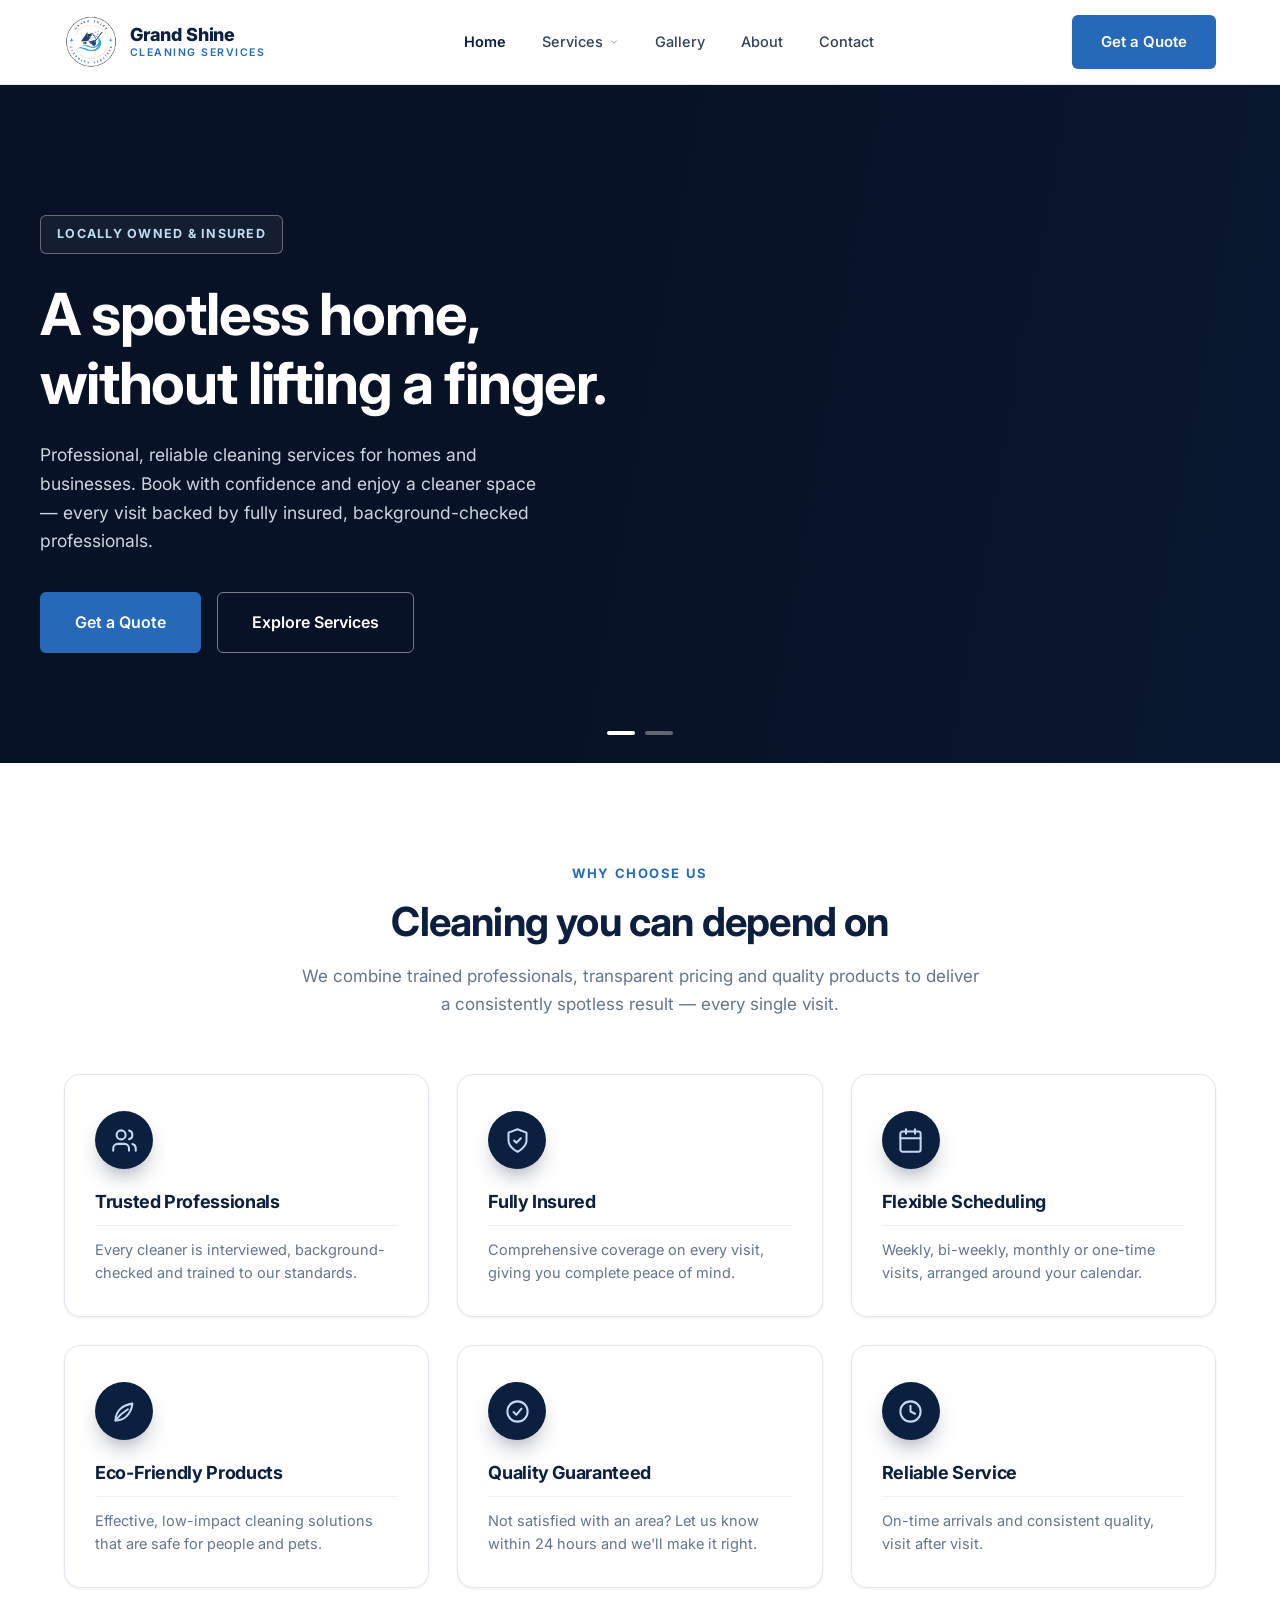
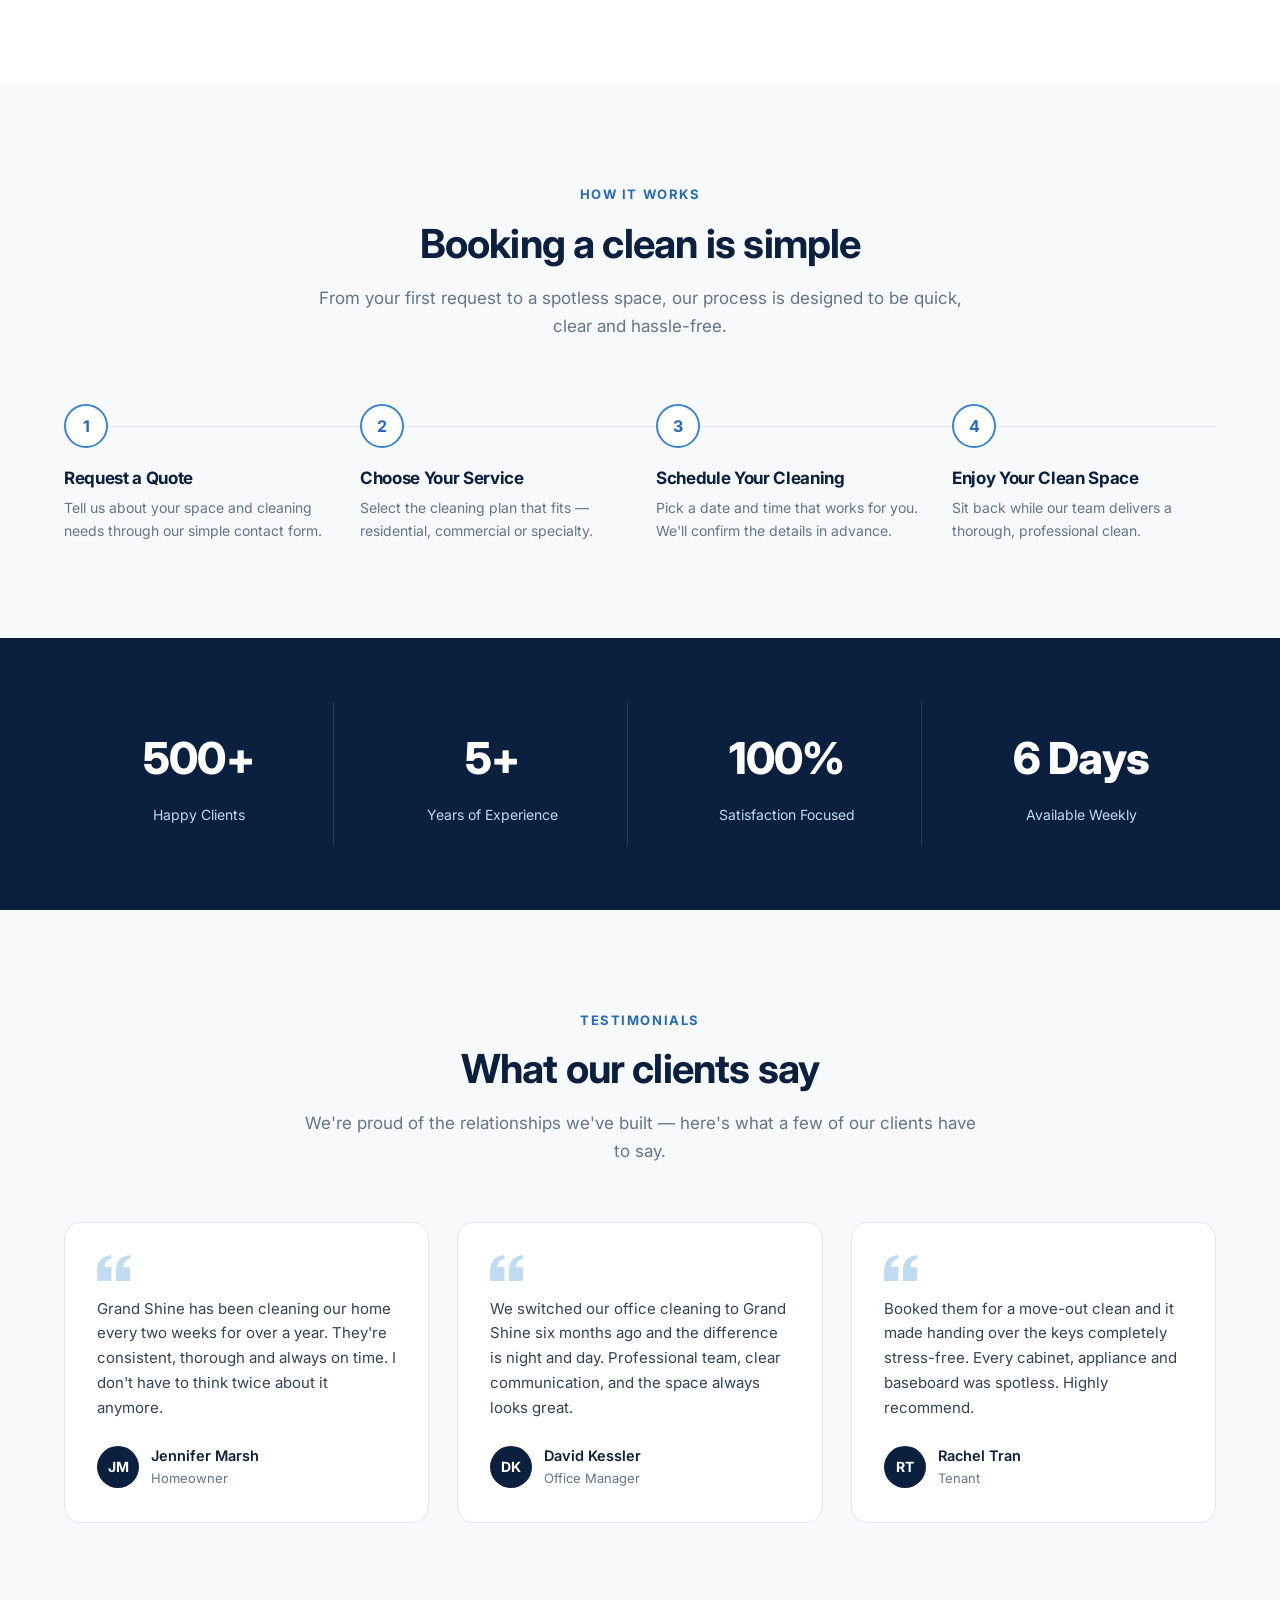
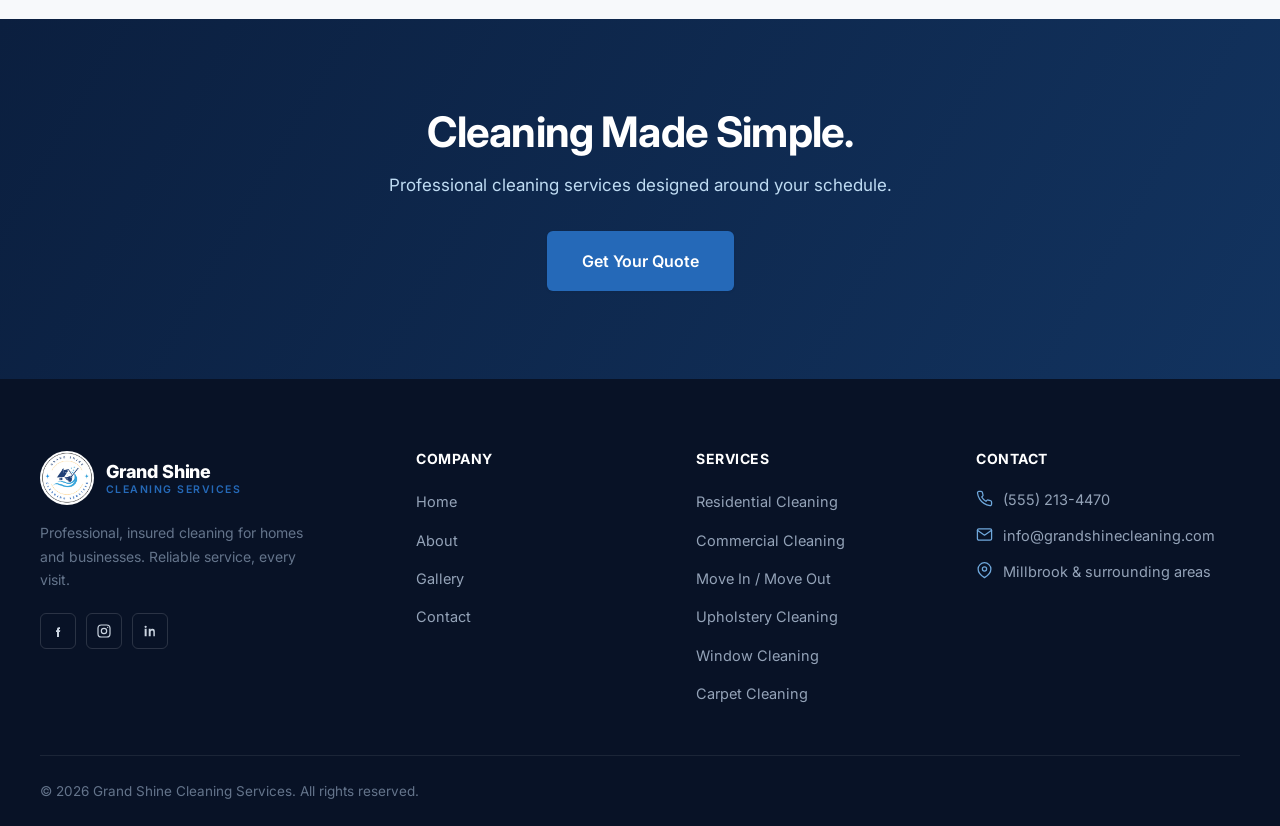
<file: index.html>
<!DOCTYPE html>
<html lang="en">
<head>
<meta charset="UTF-8">
<meta name="viewport" content="width=device-width, initial-scale=1.0">
<script>document.documentElement.classList.add('js');</script>
<title>Grand Shine Cleaning | Professional Home &amp; Office Cleaning</title>
<meta name="description" content="Grand Shine Cleaning provides professional, insured residential and commercial cleaning services. Reliable, detail-driven and eco-conscious. Get a free quote today.">
<link rel="icon" type="image/avif" href="img/logo.avif">
<link rel="preconnect" href="https://fonts.googleapis.com">
<link rel="preconnect" href="https://fonts.gstatic.com" crossorigin>
<link href="https://fonts.googleapis.com/css2?family=Inter:wght@400;500;600;700;800&display=swap" rel="stylesheet">
<link rel="stylesheet" href="css/style.css">
</head>
<body>

<!-- ============ HEADER ============ -->
<header class="site-header">
  <div class="container header-inner">
    <a href="index.html" class="brand">
      <img class="brand-mark" src="img/logo.avif" alt="Grand Shine Cleaning Services logo">
      <span class="brand-text">
        <span class="brand-name">Grand Shine</span>
        <span class="brand-sub">Cleaning Services</span>
      </span>
    </a>

    <nav class="main-nav" id="main-nav">
      <ul>
        <li class="nav-item"><a href="index.html" class="nav-link active">Home</a></li>
        <li class="nav-item has-dropdown">
          <a href="services.html" class="nav-link dropdown-toggle">
            Services
            <svg class="nav-chevron" viewBox="0 0 24 24" fill="none" stroke="currentColor" stroke-width="2.4" stroke-linecap="round" stroke-linejoin="round"><polyline points="6 9 12 15 18 9"></polyline></svg>
          </a>
          <ul class="dropdown">
            <li><a href="services.html#move-in-move-out">Move In / Move Out Cleaning</a></li>
            <li><a href="services.html#residential-cleaning">Residential Cleaning</a></li>
            <li><a href="services.html#commercial-cleaning">Commercial Cleaning</a></li>
            <li><a href="services.html#upholstery-cleaning">Upholstery Cleaning</a></li>
            <li><a href="services.html#window-cleaning">Window Cleaning</a></li>
            <li><a href="services.html#carpet-cleaning">Carpet Cleaning</a></li>
          </ul>
        </li>
        <li class="nav-item"><a href="gallery.html" class="nav-link">Gallery</a></li>
        <li class="nav-item"><a href="about.html" class="nav-link">About</a></li>
        <li class="nav-item"><a href="contact.html" class="nav-link">Contact</a></li>
      </ul>
    </nav>

    <div class="header-actions">
      <a href="contact.html" class="btn btn-primary">Get a Quote</a>
      <button class="hamburger" id="hamburger" aria-label="Toggle menu" aria-expanded="false">
        <span></span>
      </button>
    </div>
  </div>
</header>

<!-- ============ HERO ============ -->
<section class="hero">
  <div class="hero-video-bg" id="hero-video-bg">
    <video class="hero-video active" src="videos/hero-2.mp4" muted playsinline autoplay preload="auto"></video>
    <video class="hero-video" src="videos/hero-3.mp4" muted playsinline preload="metadata"></video>
  </div>
  <div class="hero-overlay"></div>
  <div class="container hero-inner">
    <div class="hero-copy">
      <span class="hero-badge">Locally Owned &amp; Insured</span>
      <h1 class="hero-title">A spotless home, without lifting a finger.</h1>
      <p class="hero-text">Professional, reliable cleaning services for homes and businesses. Book with confidence and enjoy a cleaner space — every visit backed by fully insured, background-checked professionals.</p>
      <div class="hero-actions">
        <a href="contact.html" class="btn btn-primary btn-lg">Get a Quote</a>
        <a href="services.html" class="btn btn-outline-light btn-lg">Explore Services</a>
      </div>
    </div>
  </div>
  <div class="hero-video-dots" id="hero-video-dots">
    <button class="hero-dot active" data-index="0" aria-label="Show video 1"></button>
    <button class="hero-dot" data-index="1" aria-label="Show video 2"></button>
  </div>
</section>

<!-- ============ WHY CHOOSE US ============ -->
<section class="section">
  <div class="container">
    <div class="section-head center reveal">
      <span class="eyebrow">Why Choose Us</span>
      <h2>Cleaning you can depend on</h2>
      <p>We combine trained professionals, transparent pricing and quality products to deliver a consistently spotless result — every single visit.</p>
    </div>
    <div class="feature-grid">
      <div class="feature-card reveal">
        <div class="feature-icon">
          <svg viewBox="0 0 24 24" fill="none" stroke="currentColor" stroke-width="1.8" stroke-linecap="round" stroke-linejoin="round"><path d="M16 21v-2a4 4 0 0 0-4-4H6a4 4 0 0 0-4 4v2"></path><circle cx="9" cy="7" r="4"></circle><path d="M22 21v-2a4 4 0 0 0-3-3.87"></path><path d="M16 3.13a4 4 0 0 1 0 7.75"></path></svg>
        </div>
        <h3>Trusted Professionals</h3>
        <p>Every cleaner is interviewed, background-checked and trained to our standards.</p>
      </div>
      <div class="feature-card reveal">
        <div class="feature-icon">
          <svg viewBox="0 0 24 24" fill="none" stroke="currentColor" stroke-width="1.8" stroke-linecap="round" stroke-linejoin="round"><path d="M12 22s8-4 8-10V5l-8-3-8 3v7c0 6 8 10 8 10z"></path><polyline points="9 12 11 14 15 10"></polyline></svg>
        </div>
        <h3>Fully Insured</h3>
        <p>Comprehensive coverage on every visit, giving you complete peace of mind.</p>
      </div>
      <div class="feature-card reveal">
        <div class="feature-icon">
          <svg viewBox="0 0 24 24" fill="none" stroke="currentColor" stroke-width="1.8" stroke-linecap="round" stroke-linejoin="round"><rect x="3" y="4" width="18" height="18" rx="2"></rect><line x1="16" y1="2" x2="16" y2="6"></line><line x1="8" y1="2" x2="8" y2="6"></line><line x1="3" y1="10" x2="21" y2="10"></line></svg>
        </div>
        <h3>Flexible Scheduling</h3>
        <p>Weekly, bi-weekly, monthly or one-time visits, arranged around your calendar.</p>
      </div>
      <div class="feature-card reveal">
        <div class="feature-icon">
          <svg viewBox="0 0 24 24" fill="none" stroke="currentColor" stroke-width="1.8" stroke-linecap="round" stroke-linejoin="round"><path d="M4 20c8 0 14-6 15-15C10 6 4 12 4 20z"></path><path d="M4 20c3-4 6-7 11-10"></path></svg>
        </div>
        <h3>Eco-Friendly Products</h3>
        <p>Effective, low-impact cleaning solutions that are safe for people and pets.</p>
      </div>
      <div class="feature-card reveal">
        <div class="feature-icon">
          <svg viewBox="0 0 24 24" fill="none" stroke="currentColor" stroke-width="1.8" stroke-linecap="round" stroke-linejoin="round"><circle cx="12" cy="12" r="9"></circle><polyline points="8.5 12.5 11 15 15.5 9.5"></polyline></svg>
        </div>
        <h3>Quality Guaranteed</h3>
        <p>Not satisfied with an area? Let us know within 24 hours and we'll make it right.</p>
      </div>
      <div class="feature-card reveal">
        <div class="feature-icon">
          <svg viewBox="0 0 24 24" fill="none" stroke="currentColor" stroke-width="1.8" stroke-linecap="round" stroke-linejoin="round"><circle cx="12" cy="12" r="9"></circle><polyline points="12 7 12 12 16 14"></polyline></svg>
        </div>
        <h3>Reliable Service</h3>
        <p>On-time arrivals and consistent quality, visit after visit.</p>
      </div>
    </div>
  </div>
</section>

<!-- ============ HOW IT WORKS ============ -->
<section class="section bg-gray">
  <div class="container">
    <div class="section-head center reveal">
      <span class="eyebrow">How It Works</span>
      <h2>Booking a clean is simple</h2>
      <p>From your first request to a spotless space, our process is designed to be quick, clear and hassle-free.</p>
    </div>
    <div class="steps-grid">
      <div class="step reveal">
        <div class="step-number">1</div>
        <h3>Request a Quote</h3>
        <p>Tell us about your space and cleaning needs through our simple contact form.</p>
      </div>
      <div class="step reveal">
        <div class="step-number">2</div>
        <h3>Choose Your Service</h3>
        <p>Select the cleaning plan that fits — residential, commercial or specialty.</p>
      </div>
      <div class="step reveal">
        <div class="step-number">3</div>
        <h3>Schedule Your Cleaning</h3>
        <p>Pick a date and time that works for you. We'll confirm the details in advance.</p>
      </div>
      <div class="step reveal">
        <div class="step-number">4</div>
        <h3>Enjoy Your Clean Space</h3>
        <p>Sit back while our team delivers a thorough, professional clean.</p>
      </div>
    </div>
  </div>
</section>

<!-- ============ TRUST STATS ============ -->
<section class="section-tight bg-navy">
  <div class="container">
    <div class="stats-grid">
      <div class="stat-item reveal">
        <div class="stat-number">500+</div>
        <div class="stat-label">Happy Clients</div>
      </div>
      <div class="stat-item reveal">
        <div class="stat-number">5+</div>
        <div class="stat-label">Years of Experience</div>
      </div>
      <div class="stat-item reveal">
        <div class="stat-number">100%</div>
        <div class="stat-label">Satisfaction Focused</div>
      </div>
      <div class="stat-item reveal">
        <div class="stat-number">6 Days</div>
        <div class="stat-label">Available Weekly</div>
      </div>
    </div>
  </div>
</section>

<!-- ============ TESTIMONIALS ============ -->
<section class="section bg-gray">
  <div class="container">
    <div class="section-head center reveal">
      <span class="eyebrow">Testimonials</span>
      <h2>What our clients say</h2>
      <p>We're proud of the relationships we've built — here's what a few of our clients have to say.</p>
    </div>
    <div class="testimonial-grid">
      <div class="testimonial-card reveal">
        <div class="testimonial-quote-mark"><svg viewBox="0 0 44 34" fill="currentColor"><path d="M0 34V19.5C0 8.73 6.4 1.6 17.4 0l2.1 4.6C12.9 6.2 9.6 10 9.6 15.6h9V34H0zm24.6 0V19.5c0-10.77 6.4-17.9 17.4-19.5l2 4.6c-6.5 1.6-9.8 5.4-9.8 11v.5h9V34h-18.6z"></path></svg></div>
        <p class="testimonial-text">Grand Shine has been cleaning our home every two weeks for over a year. They're consistent, thorough and always on time. I don't have to think twice about it anymore.</p>
        <div class="testimonial-person">
          <div class="testimonial-avatar">JM</div>
          <div>
            <div class="testimonial-name">Jennifer Marsh</div>
            <div class="testimonial-role">Homeowner</div>
          </div>
        </div>
      </div>
      <div class="testimonial-card reveal">
        <div class="testimonial-quote-mark"><svg viewBox="0 0 44 34" fill="currentColor"><path d="M0 34V19.5C0 8.73 6.4 1.6 17.4 0l2.1 4.6C12.9 6.2 9.6 10 9.6 15.6h9V34H0zm24.6 0V19.5c0-10.77 6.4-17.9 17.4-19.5l2 4.6c-6.5 1.6-9.8 5.4-9.8 11v.5h9V34h-18.6z"></path></svg></div>
        <p class="testimonial-text">We switched our office cleaning to Grand Shine six months ago and the difference is night and day. Professional team, clear communication, and the space always looks great.</p>
        <div class="testimonial-person">
          <div class="testimonial-avatar">DK</div>
          <div>
            <div class="testimonial-name">David Kessler</div>
            <div class="testimonial-role">Office Manager</div>
          </div>
        </div>
      </div>
      <div class="testimonial-card reveal">
        <div class="testimonial-quote-mark"><svg viewBox="0 0 44 34" fill="currentColor"><path d="M0 34V19.5C0 8.73 6.4 1.6 17.4 0l2.1 4.6C12.9 6.2 9.6 10 9.6 15.6h9V34H0zm24.6 0V19.5c0-10.77 6.4-17.9 17.4-19.5l2 4.6c-6.5 1.6-9.8 5.4-9.8 11v.5h9V34h-18.6z"></path></svg></div>
        <p class="testimonial-text">Booked them for a move-out clean and it made handing over the keys completely stress-free. Every cabinet, appliance and baseboard was spotless. Highly recommend.</p>
        <div class="testimonial-person">
          <div class="testimonial-avatar">RT</div>
          <div>
            <div class="testimonial-name">Rachel Tran</div>
            <div class="testimonial-role">Tenant</div>
          </div>
        </div>
      </div>
    </div>
  </div>
</section>

<!-- ============ FINAL CTA ============ -->
<section class="final-cta">
  <div class="container">
    <h2 class="reveal">Cleaning Made Simple.</h2>
    <p class="reveal">Professional cleaning services designed around your schedule.</p>
    <div class="reveal">
      <a href="contact.html" class="btn btn-primary btn-lg">Get Your Quote</a>
    </div>
  </div>
</section>

<!-- ============ FOOTER ============ -->
<footer class="site-footer">
  <div class="container footer-top">
    <div class="footer-brand">
      <a href="index.html" class="brand">
        <img class="brand-mark" src="img/logo.avif" alt="Grand Shine Cleaning Services logo">
        <span class="brand-text">
          <span class="brand-name">Grand Shine</span>
          <span class="brand-sub">Cleaning Services</span>
        </span>
      </a>
      <p>Professional, insured cleaning for homes and businesses. Reliable service, every visit.</p>
      <div class="footer-social">
        <a href="#" aria-label="Facebook"><svg viewBox="0 0 24 24" fill="currentColor"><path d="M13.5 9H15V6.5h-1.75C11.57 6.5 10.5 7.6 10.5 9.4V11H9v2.5h1.5V21h3v-7.5H15l.5-2.5h-2V9.6c0-.4.2-.6.6-.6z"></path></svg></a>
        <a href="#" aria-label="Instagram"><svg viewBox="0 0 24 24" fill="none" stroke="currentColor" stroke-width="1.8"><rect x="3" y="3" width="18" height="18" rx="5"></rect><circle cx="12" cy="12" r="4"></circle><circle cx="17.5" cy="6.5" r="1" fill="currentColor" stroke="none"></circle></svg></a>
        <a href="#" aria-label="LinkedIn"><svg viewBox="0 0 24 24" fill="currentColor"><path d="M6.94 8.5H4V20h2.94V8.5zM5.47 4a1.7 1.7 0 1 0 0 3.4 1.7 1.7 0 0 0 0-3.4zM20 20h-2.94v-5.6c0-1.34-.03-3.07-1.87-3.07-1.87 0-2.16 1.46-2.16 2.97V20H10.1V8.5h2.82v1.57h.04c.39-.74 1.35-1.52 2.78-1.52 2.97 0 3.52 1.96 3.52 4.5V20z"></path></svg></a>
      </div>
    </div>
    <div class="footer-col">
      <h4>Company</h4>
      <ul>
        <li><a href="index.html">Home</a></li>
        <li><a href="about.html">About</a></li>
        <li><a href="gallery.html">Gallery</a></li>
        <li><a href="contact.html">Contact</a></li>
      </ul>
    </div>
    <div class="footer-col">
      <h4>Services</h4>
      <ul>
        <li><a href="services.html#residential-cleaning">Residential Cleaning</a></li>
        <li><a href="services.html#commercial-cleaning">Commercial Cleaning</a></li>
        <li><a href="services.html#move-in-move-out">Move In / Move Out</a></li>
        <li><a href="services.html#upholstery-cleaning">Upholstery Cleaning</a></li>
        <li><a href="services.html#window-cleaning">Window Cleaning</a></li>
        <li><a href="services.html#carpet-cleaning">Carpet Cleaning</a></li>
      </ul>
    </div>
    <div class="footer-col">
      <h4>Contact</h4>
      <ul>
        <li class="footer-contact-item">
          <svg viewBox="0 0 24 24" fill="none" stroke="currentColor" stroke-width="1.8" stroke-linecap="round" stroke-linejoin="round"><path d="M22 16.92v3a2 2 0 0 1-2.18 2 19.79 19.79 0 0 1-8.63-3.07 19.5 19.5 0 0 1-6-6 19.79 19.79 0 0 1-3.07-8.67A2 2 0 0 1 4.11 2h3a2 2 0 0 1 2 1.72c.127.96.361 1.903.7 2.81a2 2 0 0 1-.45 2.11L8.09 9.91a16 16 0 0 0 6 6l1.27-1.27a2 2 0 0 1 2.11-.45c.907.339 1.85.573 2.81.7A2 2 0 0 1 22 16.92z"></path></svg>
          <span>(555) 213-4470</span>
        </li>
        <li class="footer-contact-item">
          <svg viewBox="0 0 24 24" fill="none" stroke="currentColor" stroke-width="1.8" stroke-linecap="round" stroke-linejoin="round"><rect x="2" y="4" width="20" height="16" rx="2"></rect><path d="M22 6l-10 7L2 6"></path></svg>
          <span>info@grandshinecleaning.com</span>
        </li>
        <li class="footer-contact-item">
          <svg viewBox="0 0 24 24" fill="none" stroke="currentColor" stroke-width="1.8" stroke-linecap="round" stroke-linejoin="round"><path d="M21 10c0 7-9 12-9 12s-9-5-9-12a9 9 0 0 1 18 0z"></path><circle cx="12" cy="10" r="3"></circle></svg>
          <span>Millbrook &amp; surrounding areas</span>
        </li>
      </ul>
    </div>
  </div>
  <div class="container footer-bottom">
    <span>&copy; <span id="current-year">2026</span> Grand Shine Cleaning Services. All rights reserved.</span>
  </div>
</footer>

<script src="js/script.js"></script>
</body>
</html>
</file>
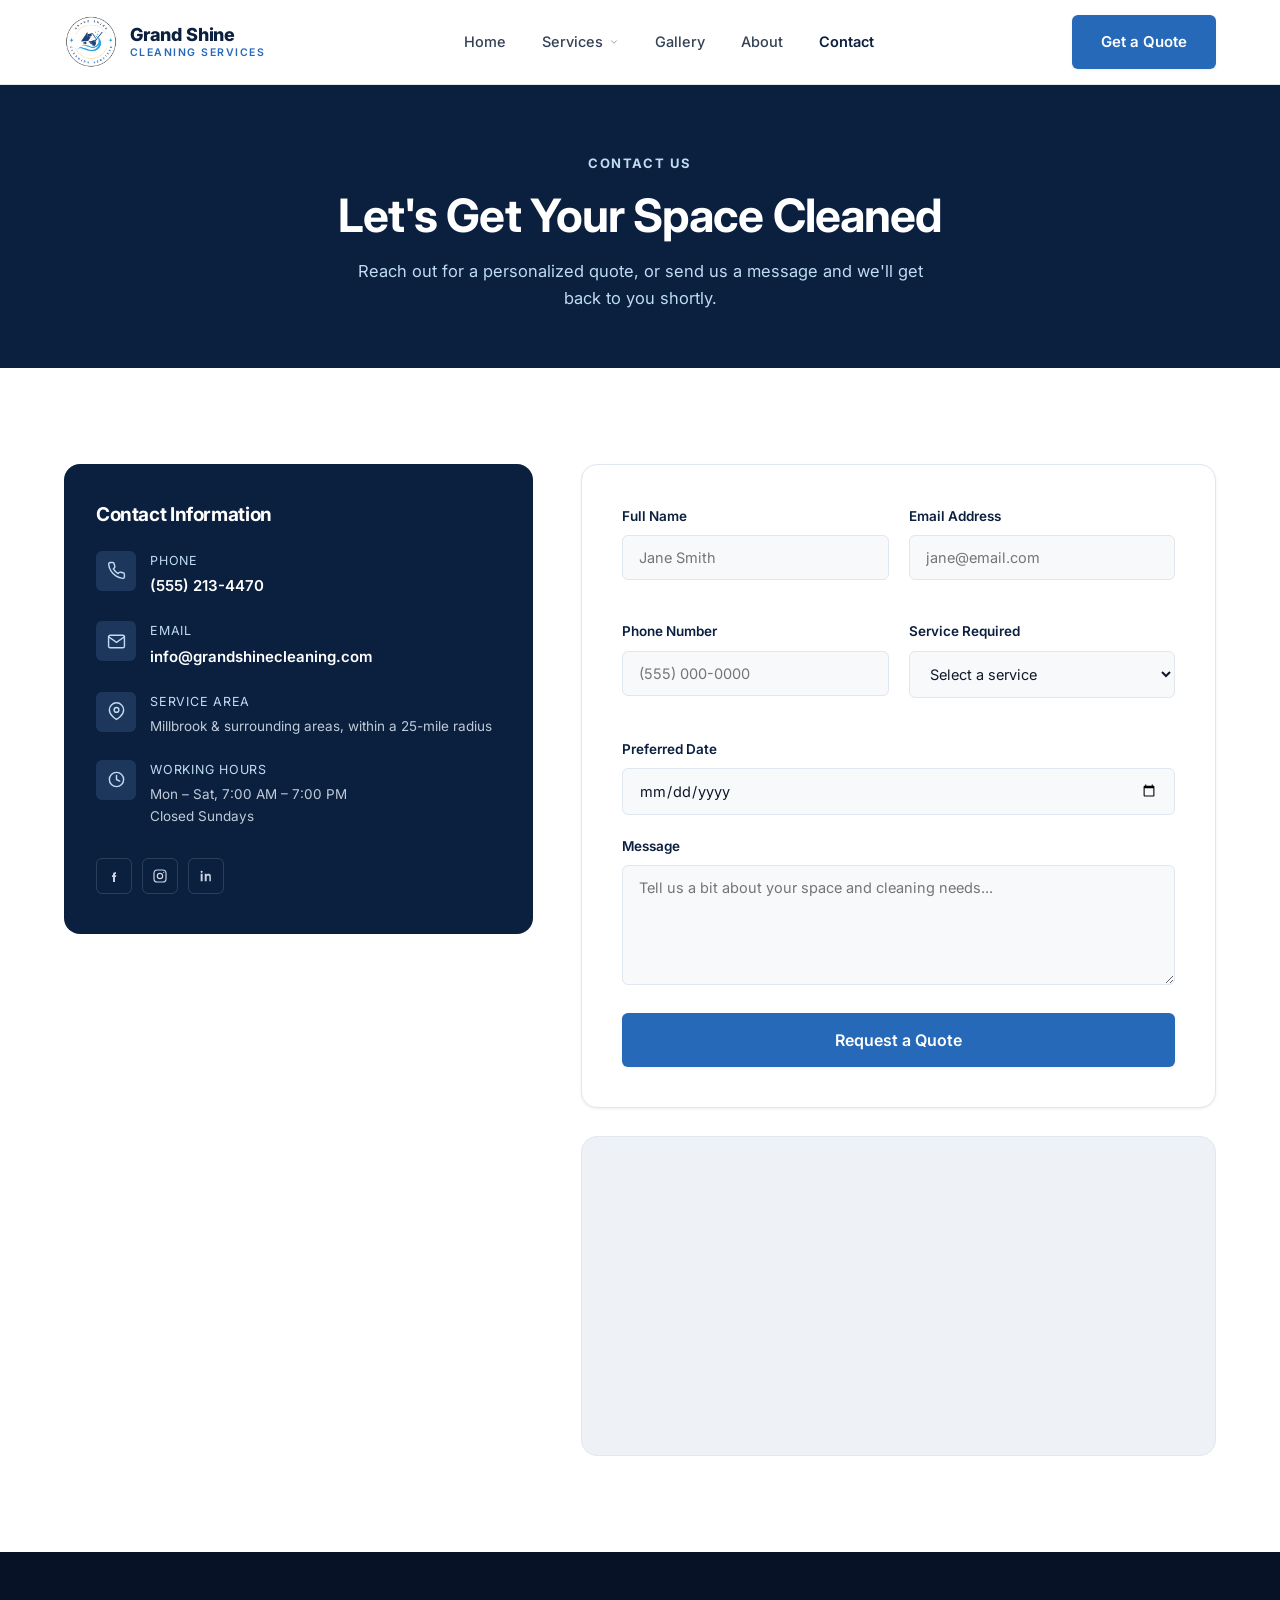
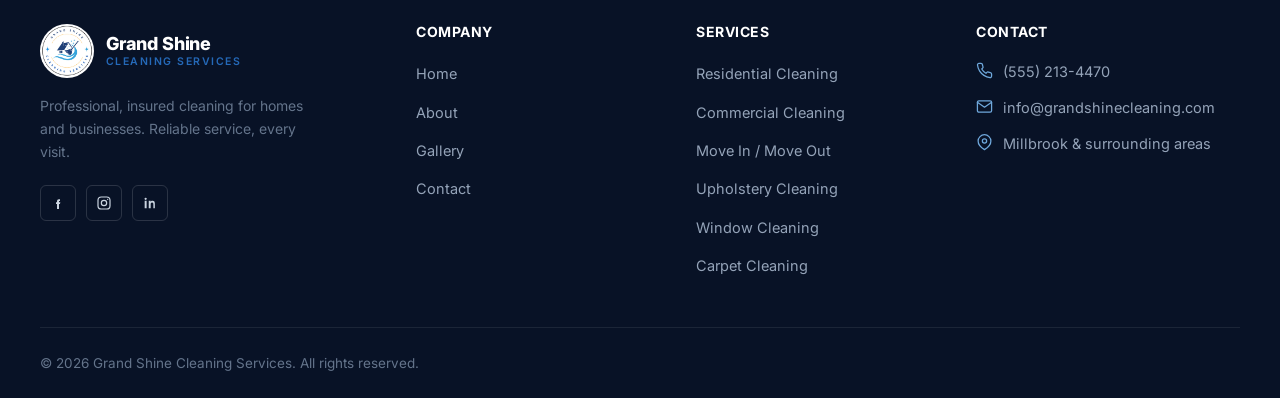
<file: contact.html>
<!DOCTYPE html>
<html lang="en">
<head>
<meta charset="UTF-8">
<meta name="viewport" content="width=device-width, initial-scale=1.0">
<script>document.documentElement.classList.add('js');</script>
<title>Contact Us | Grand Shine Cleaning</title>
<meta name="description" content="Get in touch with Grand Shine Cleaning for a personalized quote. Call, email, or fill out our contact form to request professional cleaning services.">
<link rel="icon" type="image/avif" href="img/logo.avif">
<link rel="preconnect" href="https://fonts.googleapis.com">
<link rel="preconnect" href="https://fonts.gstatic.com" crossorigin>
<link href="https://fonts.googleapis.com/css2?family=Inter:wght@400;500;600;700;800&display=swap" rel="stylesheet">
<link rel="stylesheet" href="css/style.css">
</head>
<body>

<!-- ============ HEADER ============ -->
<header class="site-header">
  <div class="container header-inner">
    <a href="index.html" class="brand">
      <img class="brand-mark" src="img/logo.avif" alt="Grand Shine Cleaning Services logo">
      <span class="brand-text">
        <span class="brand-name">Grand Shine</span>
        <span class="brand-sub">Cleaning Services</span>
      </span>
    </a>

    <nav class="main-nav" id="main-nav">
      <ul>
        <li class="nav-item"><a href="index.html" class="nav-link">Home</a></li>
        <li class="nav-item has-dropdown">
          <a href="services.html" class="nav-link dropdown-toggle">
            Services
            <svg class="nav-chevron" viewBox="0 0 24 24" fill="none" stroke="currentColor" stroke-width="2.4" stroke-linecap="round" stroke-linejoin="round"><polyline points="6 9 12 15 18 9"></polyline></svg>
          </a>
          <ul class="dropdown">
            <li><a href="services.html#move-in-move-out">Move In / Move Out Cleaning</a></li>
            <li><a href="services.html#residential-cleaning">Residential Cleaning</a></li>
            <li><a href="services.html#commercial-cleaning">Commercial Cleaning</a></li>
            <li><a href="services.html#upholstery-cleaning">Upholstery Cleaning</a></li>
            <li><a href="services.html#window-cleaning">Window Cleaning</a></li>
            <li><a href="services.html#carpet-cleaning">Carpet Cleaning</a></li>
          </ul>
        </li>
        <li class="nav-item"><a href="gallery.html" class="nav-link">Gallery</a></li>
        <li class="nav-item"><a href="about.html" class="nav-link">About</a></li>
        <li class="nav-item"><a href="contact.html" class="nav-link active">Contact</a></li>
      </ul>
    </nav>

    <div class="header-actions">
      <a href="contact.html" class="btn btn-primary">Get a Quote</a>
      <button class="hamburger" id="hamburger" aria-label="Toggle menu" aria-expanded="false">
        <span></span>
      </button>
    </div>
  </div>
</header>

<!-- ============ PAGE HEADER ============ -->
<section class="page-header">
  <div class="container">
    <span class="eyebrow">Contact Us</span>
    <h1>Let's Get Your Space Cleaned</h1>
    <p>Reach out for a personalized quote, or send us a message and we'll get back to you shortly.</p>
  </div>
</section>

<!-- ============ CONTACT ============ -->
<section class="section">
  <div class="container">
    <div class="contact-layout">

      <div class="contact-info-card reveal">
        <h3>Contact Information</h3>
        <div class="contact-info-list">
          <div class="contact-info-item">
            <span class="icon"><svg viewBox="0 0 24 24" fill="none" stroke="currentColor" stroke-width="1.8" stroke-linecap="round" stroke-linejoin="round"><path d="M22 16.92v3a2 2 0 0 1-2.18 2 19.79 19.79 0 0 1-8.63-3.07 19.5 19.5 0 0 1-6-6 19.79 19.79 0 0 1-3.07-8.67A2 2 0 0 1 4.11 2h3a2 2 0 0 1 2 1.72c.127.96.361 1.903.7 2.81a2 2 0 0 1-.45 2.11L8.09 9.91a16 16 0 0 0 6 6l1.27-1.27a2 2 0 0 1 2.11-.45c.907.339 1.85.573 2.81.7A2 2 0 0 1 22 16.92z"></path></svg></span>
            <div>
              <div class="label">Phone</div>
              <div class="value">(555) 213-4470</div>
            </div>
          </div>
          <div class="contact-info-item">
            <span class="icon"><svg viewBox="0 0 24 24" fill="none" stroke="currentColor" stroke-width="1.8" stroke-linecap="round" stroke-linejoin="round"><rect x="2" y="4" width="20" height="16" rx="2"></rect><path d="M22 6l-10 7L2 6"></path></svg></span>
            <div>
              <div class="label">Email</div>
              <div class="value">info@grandshinecleaning.com</div>
            </div>
          </div>
          <div class="contact-info-item">
            <span class="icon"><svg viewBox="0 0 24 24" fill="none" stroke="currentColor" stroke-width="1.8" stroke-linecap="round" stroke-linejoin="round"><path d="M21 10c0 7-9 12-9 12s-9-5-9-12a9 9 0 0 1 18 0z"></path><circle cx="12" cy="10" r="3"></circle></svg></span>
            <div>
              <div class="label">Service Area</div>
              <div class="value small">Millbrook &amp; surrounding areas, within a 25-mile radius</div>
            </div>
          </div>
          <div class="contact-info-item">
            <span class="icon"><svg viewBox="0 0 24 24" fill="none" stroke="currentColor" stroke-width="1.8" stroke-linecap="round" stroke-linejoin="round"><circle cx="12" cy="12" r="9"></circle><polyline points="12 7 12 12 16 14"></polyline></svg></span>
            <div>
              <div class="label">Working Hours</div>
              <div class="value small">Mon &ndash; Sat, 7:00 AM &ndash; 7:00 PM<br>Closed Sundays</div>
            </div>
          </div>
        </div>
        <div class="hero-panel-divider"></div>
        <div class="footer-social">
          <a href="#" aria-label="Facebook"><svg viewBox="0 0 24 24" fill="currentColor"><path d="M13.5 9H15V6.5h-1.75C11.57 6.5 10.5 7.6 10.5 9.4V11H9v2.5h1.5V21h3v-7.5H15l.5-2.5h-2V9.6c0-.4.2-.6.6-.6z"></path></svg></a>
          <a href="#" aria-label="Instagram"><svg viewBox="0 0 24 24" fill="none" stroke="currentColor" stroke-width="1.8"><rect x="3" y="3" width="18" height="18" rx="5"></rect><circle cx="12" cy="12" r="4"></circle><circle cx="17.5" cy="6.5" r="1" fill="currentColor" stroke="none"></circle></svg></a>
          <a href="#" aria-label="LinkedIn"><svg viewBox="0 0 24 24" fill="currentColor"><path d="M6.94 8.5H4V20h2.94V8.5zM5.47 4a1.7 1.7 0 1 0 0 3.4 1.7 1.7 0 0 0 0-3.4zM20 20h-2.94v-5.6c0-1.34-.03-3.07-1.87-3.07-1.87 0-2.16 1.46-2.16 2.97V20H10.1V8.5h2.82v1.57h.04c.39-.74 1.35-1.52 2.78-1.52 2.97 0 3.52 1.96 3.52 4.5V20z"></path></svg></a>
        </div>
      </div>

      <div class="reveal">
        <div class="form-card">

          <div class="form-success" id="form-success">
            <svg class="icon" viewBox="0 0 24 24" fill="none" stroke="currentColor" stroke-width="1.8" stroke-linecap="round" stroke-linejoin="round"><circle cx="12" cy="12" r="9"></circle><polyline points="8.5 12.5 11 15 15.5 9.5"></polyline></svg>
            <div>
              <strong>Thank you! Your quote request has been received.</strong>
              <p>A member of our team will get back to you within one business day.</p>
            </div>
          </div>

          <div class="form-error" id="form-error">
            <svg class="icon" viewBox="0 0 24 24" fill="none" stroke="currentColor" stroke-width="1.8" stroke-linecap="round" stroke-linejoin="round"><circle cx="12" cy="12" r="9"></circle><line x1="12" y1="8" x2="12" y2="13"></line><line x1="12" y1="16" x2="12.01" y2="16"></line></svg>
            <div>
              <strong>Something went wrong.</strong>
              <p>Your message couldn't be sent — please try again, or call us directly.</p>
            </div>
          </div>

          <form id="contact-form" action="https://formsubmit.co/ajax/info@grandshinecleaning.com" method="POST" novalidate>
            <input type="hidden" name="_subject" value="New Quote Request — Grand Shine Cleaning">
            <input type="hidden" name="_template" value="table">
            <input type="hidden" name="_captcha" value="false">
            <input type="text" name="_honey" style="display:none" tabindex="-1" autocomplete="off">

            <div class="form-row">
              <div class="form-group">
                <label for="fullName">Full Name</label>
                <input type="text" id="fullName" name="fullName" placeholder="Jane Smith" required>
              </div>
              <div class="form-group">
                <label for="email">Email Address</label>
                <input type="email" id="email" name="email" placeholder="jane@email.com" required>
              </div>
            </div>

            <div class="form-row">
              <div class="form-group">
                <label for="phone">Phone Number</label>
                <input type="tel" id="phone" name="phone" placeholder="(555) 000-0000" required>
              </div>
              <div class="form-group">
                <label for="service">Service Required</label>
                <select id="service" name="service" required>
                  <option value="" disabled selected>Select a service</option>
                  <option value="move-in-move-out">Move In / Move Out Cleaning</option>
                  <option value="residential">Residential Cleaning</option>
                  <option value="commercial">Commercial Cleaning</option>
                  <option value="upholstery">Upholstery Cleaning</option>
                  <option value="window">Window Cleaning</option>
                  <option value="carpet">Carpet Cleaning</option>
                </select>
              </div>
            </div>

            <div class="form-group">
              <label for="date">Preferred Date</label>
              <input type="date" id="date" name="date">
            </div>

            <div class="form-group">
              <label for="message">Message</label>
              <textarea id="message" name="message" placeholder="Tell us a bit about your space and cleaning needs..."></textarea>
            </div>

            <button type="submit" class="btn btn-primary btn-lg btn-block">Request a Quote</button>
          </form>

        </div>

        <!-- Replace the query in the src below with your real business address once available -->
        <div class="map-embed">
          <iframe
            src="https://www.google.com/maps?q=Millbrook,+New+York&z=11&output=embed"
            title="Map of Grand Shine Cleaning's service area around Millbrook"
            loading="lazy"
            referrerpolicy="no-referrer-when-downgrade"
            allowfullscreen>
          </iframe>
        </div>
      </div>

    </div>
  </div>
</section>

<!-- ============ FOOTER ============ -->
<footer class="site-footer">
  <div class="container footer-top">
    <div class="footer-brand">
      <a href="index.html" class="brand">
        <img class="brand-mark" src="img/logo.avif" alt="Grand Shine Cleaning Services logo">
        <span class="brand-text">
          <span class="brand-name">Grand Shine</span>
          <span class="brand-sub">Cleaning Services</span>
        </span>
      </a>
      <p>Professional, insured cleaning for homes and businesses. Reliable service, every visit.</p>
      <div class="footer-social">
        <a href="#" aria-label="Facebook"><svg viewBox="0 0 24 24" fill="currentColor"><path d="M13.5 9H15V6.5h-1.75C11.57 6.5 10.5 7.6 10.5 9.4V11H9v2.5h1.5V21h3v-7.5H15l.5-2.5h-2V9.6c0-.4.2-.6.6-.6z"></path></svg></a>
        <a href="#" aria-label="Instagram"><svg viewBox="0 0 24 24" fill="none" stroke="currentColor" stroke-width="1.8"><rect x="3" y="3" width="18" height="18" rx="5"></rect><circle cx="12" cy="12" r="4"></circle><circle cx="17.5" cy="6.5" r="1" fill="currentColor" stroke="none"></circle></svg></a>
        <a href="#" aria-label="LinkedIn"><svg viewBox="0 0 24 24" fill="currentColor"><path d="M6.94 8.5H4V20h2.94V8.5zM5.47 4a1.7 1.7 0 1 0 0 3.4 1.7 1.7 0 0 0 0-3.4zM20 20h-2.94v-5.6c0-1.34-.03-3.07-1.87-3.07-1.87 0-2.16 1.46-2.16 2.97V20H10.1V8.5h2.82v1.57h.04c.39-.74 1.35-1.52 2.78-1.52 2.97 0 3.52 1.96 3.52 4.5V20z"></path></svg></a>
      </div>
    </div>
    <div class="footer-col">
      <h4>Company</h4>
      <ul>
        <li><a href="index.html">Home</a></li>
        <li><a href="about.html">About</a></li>
        <li><a href="gallery.html">Gallery</a></li>
        <li><a href="contact.html">Contact</a></li>
      </ul>
    </div>
    <div class="footer-col">
      <h4>Services</h4>
      <ul>
        <li><a href="services.html#residential-cleaning">Residential Cleaning</a></li>
        <li><a href="services.html#commercial-cleaning">Commercial Cleaning</a></li>
        <li><a href="services.html#move-in-move-out">Move In / Move Out</a></li>
        <li><a href="services.html#upholstery-cleaning">Upholstery Cleaning</a></li>
        <li><a href="services.html#window-cleaning">Window Cleaning</a></li>
        <li><a href="services.html#carpet-cleaning">Carpet Cleaning</a></li>
      </ul>
    </div>
    <div class="footer-col">
      <h4>Contact</h4>
      <ul>
        <li class="footer-contact-item">
          <svg viewBox="0 0 24 24" fill="none" stroke="currentColor" stroke-width="1.8" stroke-linecap="round" stroke-linejoin="round"><path d="M22 16.92v3a2 2 0 0 1-2.18 2 19.79 19.79 0 0 1-8.63-3.07 19.5 19.5 0 0 1-6-6 19.79 19.79 0 0 1-3.07-8.67A2 2 0 0 1 4.11 2h3a2 2 0 0 1 2 1.72c.127.96.361 1.903.7 2.81a2 2 0 0 1-.45 2.11L8.09 9.91a16 16 0 0 0 6 6l1.27-1.27a2 2 0 0 1 2.11-.45c.907.339 1.85.573 2.81.7A2 2 0 0 1 22 16.92z"></path></svg>
          <span>(555) 213-4470</span>
        </li>
        <li class="footer-contact-item">
          <svg viewBox="0 0 24 24" fill="none" stroke="currentColor" stroke-width="1.8" stroke-linecap="round" stroke-linejoin="round"><rect x="2" y="4" width="20" height="16" rx="2"></rect><path d="M22 6l-10 7L2 6"></path></svg>
          <span>info@grandshinecleaning.com</span>
        </li>
        <li class="footer-contact-item">
          <svg viewBox="0 0 24 24" fill="none" stroke="currentColor" stroke-width="1.8" stroke-linecap="round" stroke-linejoin="round"><path d="M21 10c0 7-9 12-9 12s-9-5-9-12a9 9 0 0 1 18 0z"></path><circle cx="12" cy="10" r="3"></circle></svg>
          <span>Millbrook &amp; surrounding areas</span>
        </li>
      </ul>
    </div>
  </div>
  <div class="container footer-bottom">
    <span>&copy; <span id="current-year">2026</span> Grand Shine Cleaning Services. All rights reserved.</span>
  </div>
</footer>

<script src="js/script.js"></script>
</body>
</html>
</file>
<file: css/style.css>
/* =========================================================
   Grand Shine Cleaning — Design System
   ========================================================= */

:root {
  /* Color palette */
  --navy-950: #081226;
  --navy-900: #0b1f3f;
  --navy-800: #12335f;
  --navy-700: #1a4380;

  --blue-700: #1c5aa6;
  --blue-600: #2569b8;
  --blue-500: #3d84cf;
  --blue-400: #6fa8dc;
  --blue-200: #bfdcf3;
  --blue-100: #e7f1fa;

  --white: #ffffff;
  --gray-50: #f7f9fb;
  --gray-100: #eef2f6;
  --gray-200: #e1e7ef;
  --gray-300: #cbd5e1;
  --gray-400: #94a3b8;
  --gray-500: #64748b;
  --gray-600: #475569;
  --gray-700: #334155;
  --gray-900: #101828;

  /* Typography */
  --font-body: 'Inter', -apple-system, BlinkMacSystemFont, 'Segoe UI', sans-serif;

  /* Radius */
  --radius-sm: 6px;
  --radius-md: 10px;
  --radius-lg: 16px;

  /* Shadows */
  --shadow-sm: 0 1px 3px rgba(8, 18, 38, 0.07);
  --shadow-md: 0 10px 30px -8px rgba(8, 18, 38, 0.14);
  --shadow-lg: 0 24px 60px -16px rgba(8, 18, 38, 0.22);

  /* Layout */
  --container-w: 1200px;
  --header-h: 84px;
}

/* ---------- Reset ---------- */
*, *::before, *::after { box-sizing: border-box; }
html { scroll-behavior: smooth; }
html, body { overflow-x: hidden; }
body {
  margin: 0;
  font-family: var(--font-body);
  color: var(--gray-700);
  background: var(--white);
  -webkit-font-smoothing: antialiased;
  line-height: 1.65;
}
img { max-width: 100%; display: block; }
a { color: inherit; text-decoration: none; }
ul { margin: 0; padding: 0; list-style: none; }
button { font-family: inherit; cursor: pointer; }
h1, h2, h3, h4, h5 {
  margin: 0;
  color: var(--navy-900);
  font-weight: 700;
  letter-spacing: -0.02em;
  line-height: 1.2;
}
p { margin: 0; }
svg { display: block; }

/* ---------- Layout helpers ---------- */
.container {
  width: 100%;
  max-width: var(--container-w);
  margin-inline: auto;
  padding-inline: 24px;
}
.section { padding: 96px 0; }
.section-tight { padding: 64px 0; }
@media (max-width: 900px) {
  .section { padding: 72px 0; }
  .section-tight { padding: 48px 0; }
}

.section-head { max-width: 680px; margin-bottom: 56px; }
.section-head.center { margin-inline: auto; text-align: center; }
.eyebrow {
  display: inline-block;
  font-size: 13px;
  font-weight: 700;
  letter-spacing: 0.12em;
  text-transform: uppercase;
  color: var(--blue-600);
  margin-bottom: 14px;
}
.section-head h2 { font-size: clamp(28px, 3.4vw, 40px); margin-bottom: 16px; }
.section-head p { font-size: 17px; color: var(--gray-500); }

.bg-gray { background: var(--gray-50); }
.bg-navy { background: var(--navy-900); color: var(--blue-100); }
.bg-navy h2, .bg-navy h3 { color: var(--white); }

/* ---------- Buttons ---------- */
.btn {
  display: inline-flex;
  align-items: center;
  justify-content: center;
  gap: 8px;
  padding: 14px 28px;
  font-size: 15px;
  font-weight: 600;
  border-radius: var(--radius-sm);
  border: 1px solid transparent;
  transition: background 0.2s ease, color 0.2s ease, border-color 0.2s ease, transform 0.15s ease, box-shadow 0.2s ease;
  white-space: nowrap;
}
.btn-primary {
  background: var(--blue-600);
  color: var(--white);
  box-shadow: var(--shadow-sm);
}
.btn-primary:hover { background: var(--blue-700); box-shadow: var(--shadow-md); }

.btn-outline-light {
  background: transparent;
  border-color: rgba(255, 255, 255, 0.45);
  color: var(--white);
}
.btn-outline-light:hover { background: rgba(255, 255, 255, 0.1); border-color: var(--white); }

.btn-outline-navy {
  background: transparent;
  border-color: var(--gray-300);
  color: var(--navy-900);
}
.btn-outline-navy:hover { border-color: var(--blue-500); color: var(--blue-600); }

.btn-white {
  background: var(--white);
  color: var(--navy-900);
}
.btn-white:hover { background: var(--blue-100); }

.btn-lg { padding: 16px 34px; font-size: 16px; }
.btn-block { width: 100%; }

/* ---------- Header ---------- */
.site-header {
  position: sticky;
  top: 0;
  z-index: 1000;
  background: var(--white);
  border-bottom: 1px solid var(--gray-200);
}
.header-inner {
  height: var(--header-h);
  display: flex;
  align-items: center;
  justify-content: space-between;
  gap: 24px;
}

/* Brand */
.brand { display: flex; align-items: center; gap: 12px; flex-shrink: 0; }
.brand-mark { width: 54px; height: 54px; flex-shrink: 0; border-radius: 50%; object-fit: cover; }
.brand-text { display: flex; flex-direction: column; line-height: 1.1; }
.brand-name { font-weight: 800; font-size: 18px; color: var(--navy-900); letter-spacing: -0.01em; }
.brand-sub { font-size: 10.5px; font-weight: 600; letter-spacing: 0.14em; color: var(--blue-600); text-transform: uppercase; margin-top: 2px; }

/* Nav */
.main-nav { flex: 1; display: flex; justify-content: center; }
.main-nav > ul { display: flex; align-items: center; gap: 4px; }
.main-nav > ul > li { position: relative; }
.nav-link {
  display: flex;
  align-items: center;
  gap: 6px;
  padding: 10px 16px;
  font-size: 14.5px;
  font-weight: 500;
  color: var(--gray-700);
  border-radius: var(--radius-sm);
  transition: color 0.2s ease, background 0.2s ease;
}
.nav-link:hover { color: var(--navy-900); background: var(--gray-100); }
.nav-link.active { color: var(--navy-900); font-weight: 600; }
.nav-item.active > .nav-link { color: var(--blue-600); }

.nav-chevron { width: 10px; height: 10px; transition: transform 0.2s ease; color: var(--gray-400); }
.has-dropdown:hover .nav-chevron { transform: rotate(180deg); }

/* Dropdown */
.dropdown {
  position: absolute;
  top: calc(100% + 10px);
  left: 50%;
  transform: translateX(-50%) translateY(6px);
  min-width: 260px;
  background: var(--white);
  border: 1px solid var(--gray-200);
  border-radius: var(--radius-md);
  box-shadow: var(--shadow-lg);
  padding: 8px;
  opacity: 0;
  visibility: hidden;
  transition: opacity 0.18s ease, transform 0.18s ease, visibility 0.18s ease;
}
.has-dropdown:hover .dropdown,
.has-dropdown:focus-within .dropdown {
  opacity: 1;
  visibility: visible;
  transform: translateX(-50%) translateY(0);
}
.dropdown li a {
  display: block;
  padding: 10px 14px;
  font-size: 14px;
  font-weight: 500;
  color: var(--gray-700);
  border-radius: var(--radius-sm);
  transition: background 0.15s ease, color 0.15s ease;
}
.dropdown li a:hover { background: var(--blue-100); color: var(--blue-700); }

/* Header actions */
.header-actions { display: flex; align-items: center; gap: 12px; flex-shrink: 0; }
.hamburger {
  display: none;
  width: 42px; height: 42px;
  align-items: center; justify-content: center;
  background: transparent; border: 1px solid var(--gray-200); border-radius: var(--radius-sm);
}
.hamburger span, .hamburger span::before, .hamburger span::after {
  content: ""; display: block; width: 18px; height: 2px; background: var(--navy-900);
  position: relative; transition: transform 0.2s ease, opacity 0.2s ease;
}
.hamburger span::before { position: absolute; top: -6px; }
.hamburger span::after { position: absolute; top: 6px; }
.hamburger.open span { background: transparent; }
.hamburger.open span::before { top: 0; transform: rotate(45deg); background: var(--navy-900); }
.hamburger.open span::after { top: 0; transform: rotate(-45deg); background: var(--navy-900); }

/* Mobile nav */
@media (max-width: 960px) {
  .main-nav {
    position: fixed;
    inset: var(--header-h) 0 0 0;
    background: var(--white);
    flex-direction: column;
    justify-content: flex-start;
    transform: translateX(100%);
    transition: transform 0.28s ease;
    overflow-y: auto;
    overflow-x: hidden;
    padding: 12px 0 32px;
  }
  .main-nav.open { transform: translateX(0); }
  .main-nav > ul { flex-direction: column; align-items: stretch; width: 100%; gap: 0; padding: 8px 20px; }
  .main-nav > ul > li { width: 100%; }
  .nav-link { padding: 16px 8px; font-size: 16px; border-bottom: 1px solid var(--gray-100); border-radius: 0; }
  .dropdown {
    position: static; transform: none; opacity: 1; visibility: visible;
    display: none; box-shadow: none; border: none; padding: 0 0 8px 16px; min-width: 0;
  }
  .has-dropdown.mobile-open .dropdown { display: block; }
  .has-dropdown.mobile-open .nav-chevron { transform: rotate(180deg); }
  /* Override the desktop hover/focus transform, which is more specific
     than the mobile reset above and otherwise shifts the dropdown off-
     screen when a tapped/focused link matches :focus-within. */
  .has-dropdown:hover .dropdown,
  .has-dropdown:focus-within .dropdown { transform: none; }
  .dropdown li a { padding: 12px 14px; font-size: 15px; }
  .header-actions .btn-primary { padding: 10px 18px; font-size: 14px; }
  .hamburger { display: inline-flex; }
}

/* ---------- Hero ---------- */
.hero {
  position: relative;
  color: var(--white);
  overflow: hidden;
}
.hero-video-bg {
  position: absolute; inset: 0;
  overflow: hidden;
  background: var(--navy-950);
  touch-action: pan-y;
}
.hero-video {
  position: absolute; inset: 0;
  width: 100%; height: 100%;
  object-fit: cover;
  opacity: 0;
  transition: opacity 0.7s ease;
}
.hero-video.active { opacity: 1; }
.hero-video-dots {
  position: absolute;
  left: 50%;
  bottom: 28px;
  transform: translateX(-50%);
  z-index: 3;
  display: flex;
  gap: 10px;
}
.hero-dot {
  width: 28px; height: 4px;
  border-radius: 2px;
  background: rgba(255, 255, 255, 0.35);
  border: none;
  padding: 0;
  transition: background 0.2s ease;
}
.hero-dot.active { background: var(--white); }
.hero-overlay {
  position: absolute; inset: 0;
  background: linear-gradient(100deg, rgba(8, 18, 38, 0.92) 8%, rgba(8, 18, 38, 0.72) 48%, rgba(11, 31, 63, 0.42) 100%);
}
.hero-inner {
  position: relative;
  display: grid;
  grid-template-columns: 1fr;
  align-items: center;
  padding: 130px 0 110px;
  min-height: 620px;
}
.hero-copy { max-width: 640px; }
.hero-badge {
  display: inline-flex;
  align-items: center;
  gap: 8px;
  padding: 8px 16px;
  border: 1px solid rgba(255, 255, 255, 0.35);
  border-radius: var(--radius-sm);
  font-size: 12.5px;
  font-weight: 700;
  letter-spacing: 0.1em;
  text-transform: uppercase;
  color: var(--blue-200);
  margin-bottom: 26px;
  background: rgba(255, 255, 255, 0.05);
}
.hero-title {
  font-size: clamp(34px, 4.6vw, 58px);
  color: var(--white);
  margin-bottom: 22px;
  max-width: 15ch;
}
.hero-text {
  font-size: 17.5px;
  color: rgba(231, 241, 250, 0.88);
  max-width: 46ch;
  margin-bottom: 36px;
}
.hero-actions { display: flex; gap: 16px; flex-wrap: wrap; }

@media (max-width: 900px) {
  .hero-inner { padding: 64px 0 56px; min-height: 0; }
}

/* ---------- Why choose us ---------- */
.feature-grid {
  display: grid;
  grid-template-columns: repeat(3, 1fr);
  gap: 28px;
}
.feature-card {
  position: relative;
  overflow: hidden;
  padding: 36px 30px 32px;
  background: var(--white);
  border: 1px solid var(--gray-200);
  border-radius: var(--radius-lg);
  box-shadow: var(--shadow-sm);
  transition: box-shadow 0.22s ease, border-color 0.22s ease, transform 0.22s ease;
}
.feature-card::before {
  content: "";
  position: absolute;
  top: 0; left: 0; right: 0;
  height: 3px;
  background: linear-gradient(90deg, var(--blue-600), var(--blue-400));
  transform: scaleX(0);
  transform-origin: left;
  transition: transform 0.3s ease;
}
.feature-card:hover { box-shadow: var(--shadow-md); border-color: var(--blue-400); transform: translateY(-4px); }
.feature-card:hover::before { transform: scaleX(1); }
.feature-icon {
  width: 58px; height: 58px;
  border-radius: 50%;
  background: var(--navy-900);
  color: var(--blue-200);
  display: flex; align-items: center; justify-content: center;
  margin-bottom: 22px;
  box-shadow: 0 12px 24px -10px rgba(11, 31, 63, 0.55);
  transition: background 0.22s ease, color 0.22s ease, box-shadow 0.22s ease, transform 0.22s ease;
}
.feature-card:hover .feature-icon {
  background: var(--blue-600);
  color: var(--white);
  box-shadow: 0 14px 26px -8px rgba(37, 105, 184, 0.5);
  transform: translateY(-2px);
}
.feature-icon svg { width: 27px; height: 27px; }
.feature-card h3 {
  font-size: 18px;
  margin-bottom: 12px;
  padding-bottom: 12px;
  border-bottom: 1px solid var(--gray-100);
}
.feature-card p { font-size: 14.5px; color: var(--gray-500); line-height: 1.6; }

@media (max-width: 900px) { .feature-grid { grid-template-columns: repeat(2, 1fr); } }
@media (max-width: 600px) { .feature-grid { grid-template-columns: 1fr; } }

/* ---------- How it works ---------- */
.steps-grid {
  display: grid;
  grid-template-columns: repeat(4, 1fr);
  gap: 32px;
  position: relative;
}
.step {
  position: relative;
  padding-top: 8px;
}
.step-number {
  width: 44px; height: 44px;
  border-radius: 50%;
  border: 2px solid var(--blue-500);
  color: var(--blue-600);
  display: flex; align-items: center; justify-content: center;
  font-weight: 700; font-size: 16px;
  margin-bottom: 20px;
  background: var(--white);
  position: relative; z-index: 1;
}
.step h3 { font-size: 17px; margin-bottom: 8px; }
.step p { font-size: 14px; color: var(--gray-500); }
.steps-grid::before {
  content: "";
  position: absolute;
  top: 30px; left: 0; right: 0;
  height: 1px;
  background: var(--gray-200);
  z-index: 0;
}
@media (max-width: 900px) {
  .steps-grid { grid-template-columns: repeat(2, 1fr); row-gap: 40px; }
  .steps-grid::before { display: none; }
}
@media (max-width: 560px) { .steps-grid { grid-template-columns: 1fr; } }

/* ---------- Service cards (shared: home preview + services page) ---------- */
.services-grid {
  display: grid;
  grid-template-columns: repeat(3, 1fr);
  gap: 28px;
}
.service-item { display: flex; }
.service-card {
  background: var(--white);
  border: 1px solid var(--gray-200);
  border-radius: var(--radius-lg);
  overflow: hidden;
  box-shadow: var(--shadow-sm);
  transition: box-shadow 0.22s ease, border-color 0.22s ease, transform 0.22s ease;
  display: flex; flex-direction: column;
  width: 100%;
}
.service-card:hover { box-shadow: var(--shadow-md); border-color: var(--blue-400); transform: translateY(-4px); }
.service-card-image { width: 100%; aspect-ratio: 16 / 10; overflow: hidden; background: var(--gray-100); }
.service-card-image img { width: 100%; height: 100%; object-fit: cover; display: block; transition: transform 0.4s ease; }
.service-card:hover .service-card-image img { transform: scale(1.06); }
.service-card-body { padding: 28px 32px 32px; display: flex; flex-direction: column; flex: 1; }
.service-card-top { display: flex; align-items: flex-start; justify-content: space-between; margin-bottom: 22px; }
.service-icon {
  width: 54px; height: 54px;
  border-radius: var(--radius-md);
  background: var(--navy-900);
  color: var(--blue-200);
  display: flex; align-items: center; justify-content: center;
  transition: background 0.22s ease, color 0.22s ease;
}
.service-icon svg { width: 26px; height: 26px; }
.service-card:hover .service-icon { background: var(--blue-600); color: var(--white); }
.badge {
  font-size: 11px;
  font-weight: 700;
  letter-spacing: 0.06em;
  text-transform: uppercase;
  color: var(--blue-700);
  background: var(--blue-100);
  padding: 6px 12px;
  border-radius: var(--radius-sm);
}
.service-card h3 { font-size: 19px; margin-bottom: 10px; min-height: 48px; }
.service-card > p { font-size: 14.5px; color: var(--gray-500); margin-bottom: 20px; min-height: 72px; }
.service-features { display: flex; flex-direction: column; gap: 10px; margin-bottom: 24px; flex: 1; }
.service-features li { display: flex; align-items: center; gap: 10px; font-size: 14px; color: var(--gray-600); }
.service-features svg { width: 16px; height: 16px; color: var(--blue-600); flex-shrink: 0; }
.service-link {
  display: inline-flex; align-items: center; gap: 6px;
  font-size: 14px; font-weight: 600; color: var(--blue-600);
  padding-top: 16px; border-top: 1px solid var(--gray-100);
  background: none; border-left: none; border-right: none; border-bottom: none;
  width: 100%; text-align: left; cursor: pointer;
}
.service-link svg { width: 14px; height: 14px; transition: transform 0.2s ease; }
.service-card:hover .service-link svg { transform: translateX(3px); }

@media (max-width: 960px) { .services-grid { grid-template-columns: repeat(2, 1fr); } }
@media (max-width: 620px) { .services-grid { grid-template-columns: 1fr; } }

.services-preview-foot { margin-top: 44px; text-align: center; }

/* ---------- Filters (services / gallery) ---------- */
.filter-bar {
  display: flex;
  gap: 8px;
  flex-wrap: wrap;
  justify-content: center;
  margin-bottom: 48px;
}
.filter-btn {
  padding: 10px 20px;
  font-size: 14px;
  font-weight: 600;
  color: var(--gray-600);
  background: var(--white);
  border: 1px solid var(--gray-200);
  border-radius: var(--radius-sm);
  transition: all 0.18s ease;
}
.filter-btn:hover { border-color: var(--blue-400); color: var(--blue-600); }
.filter-btn.active { background: var(--navy-900); border-color: var(--navy-900); color: var(--white); }

.service-item[hidden] { display: none; }

/* ---------- Stats ---------- */
.stats-grid {
  display: grid;
  grid-template-columns: repeat(4, 1fr);
  gap: 24px;
  text-align: center;
}
.stat-number { font-size: clamp(30px, 3.6vw, 44px); font-weight: 800; color: var(--white); letter-spacing: -0.02em; }
.stat-label { font-size: 14px; color: var(--blue-200); margin-top: 8px; }
.stat-item { padding: 20px; border-right: 1px solid rgba(255, 255, 255, 0.12); }
.stat-item:last-child { border-right: none; }
@media (max-width: 800px) {
  .stats-grid { grid-template-columns: repeat(2, 1fr); row-gap: 32px; }
  .stat-item { border-right: none; }
}

/* ---------- Testimonials ---------- */
.testimonial-grid {
  display: grid;
  grid-template-columns: repeat(3, 1fr);
  gap: 28px;
}
.testimonial-card {
  background: var(--white);
  border: 1px solid var(--gray-200);
  border-radius: var(--radius-lg);
  padding: 32px;
}
.testimonial-quote-mark { color: var(--blue-200); margin-bottom: 16px; }
.testimonial-quote-mark svg { width: 34px; height: 26px; }
.testimonial-text { font-size: 15px; color: var(--gray-700); margin-bottom: 24px; }
.testimonial-person { display: flex; align-items: center; gap: 12px; }
.testimonial-avatar {
  width: 42px; height: 42px; border-radius: 50%;
  background: var(--navy-900); color: var(--white);
  display: flex; align-items: center; justify-content: center;
  font-weight: 700; font-size: 14px; flex-shrink: 0;
}
.testimonial-name { font-weight: 600; font-size: 14.5px; color: var(--navy-900); }
.testimonial-role { font-size: 13px; color: var(--gray-500); }

@media (max-width: 900px) { .testimonial-grid { grid-template-columns: 1fr; } }

/* ---------- CTA sections ---------- */
.cta-section {
  background: var(--navy-900);
  color: var(--white);
  border-radius: var(--radius-lg);
  padding: 64px 56px;
  text-align: center;
  position: relative;
  overflow: hidden;
}
.cta-section h2 { color: var(--white); font-size: clamp(26px, 3.2vw, 36px); margin-bottom: 14px; }
.cta-section p { color: var(--blue-200); font-size: 16px; max-width: 52ch; margin: 0 auto 32px; }
.cta-actions { display: flex; gap: 16px; justify-content: center; flex-wrap: wrap; }
.cta-wrap { padding: 0 24px 96px; }
.cta-wrap.no-top-pad { padding-top: 0; }

@media (max-width: 600px) { .cta-section { padding: 48px 28px; } }

/* Final CTA (full width band) */
.final-cta {
  background: linear-gradient(120deg, var(--navy-900), var(--navy-800));
  color: var(--white);
  text-align: center;
  padding: 88px 0;
}
.final-cta h2 { color: var(--white); font-size: clamp(28px, 3.6vw, 42px); margin-bottom: 14px; }
.final-cta p { color: var(--blue-200); font-size: 17px; margin-bottom: 32px; }

/* ---------- Footer ---------- */
.site-footer { background: var(--navy-950); color: var(--gray-400); }
.footer-top { padding: 72px 0 48px; display: grid; grid-template-columns: 1.4fr 1fr 1fr 1.1fr; gap: 40px; }
.footer-brand .brand-name { color: var(--white); }
.footer-brand p { margin-top: 16px; font-size: 14px; color: var(--gray-500); max-width: 32ch; }
.footer-col h4 { color: var(--white); font-size: 14px; letter-spacing: 0.04em; text-transform: uppercase; margin-bottom: 20px; }
.footer-col ul { display: flex; flex-direction: column; gap: 12px; }
.footer-col a { font-size: 14.5px; color: var(--gray-400); transition: color 0.15s ease; }
.footer-col a:hover { color: var(--blue-300, var(--blue-200)); }
.footer-contact-item { display: flex; gap: 10px; align-items: flex-start; font-size: 14.5px; }
.footer-contact-item svg { width: 17px; height: 17px; color: var(--blue-400); flex-shrink: 0; margin-top: 2px; }
.footer-social { display: flex; gap: 10px; margin-top: 22px; }
.footer-social a {
  width: 36px; height: 36px;
  border: 1px solid rgba(255, 255, 255, 0.14);
  border-radius: var(--radius-sm);
  display: flex; align-items: center; justify-content: center;
  color: var(--gray-300);
  transition: background 0.18s ease, color 0.18s ease, border-color 0.18s ease;
}
.footer-social a:hover { background: var(--blue-600); border-color: var(--blue-600); color: var(--white); }
.footer-social svg { width: 16px; height: 16px; }
.footer-bottom {
  border-top: 1px solid rgba(255, 255, 255, 0.08);
  padding: 24px 0;
  display: flex; justify-content: space-between; align-items: center; flex-wrap: wrap; gap: 12px;
  font-size: 13.5px; color: var(--gray-500);
}
.footer-bottom-links { display: flex; gap: 20px; }

@media (max-width: 900px) {
  .footer-top { grid-template-columns: 1fr 1fr; }
}
@media (max-width: 560px) {
  .footer-top { grid-template-columns: 1fr; }
}

/* ---------- Page header (interior pages) ---------- */
.page-header {
  background: var(--navy-900);
  color: var(--white);
  padding: 64px 0 56px;
  text-align: center;
}
.page-header .eyebrow { color: var(--blue-300, var(--blue-200)); }
.page-header h1 { color: var(--white); font-size: clamp(30px, 4vw, 46px); margin-bottom: 14px; }
.page-header p { color: var(--blue-200); font-size: 16.5px; max-width: 60ch; margin: 0 auto; }

/* ---------- About page ---------- */
.split {
  display: grid;
  grid-template-columns: 1fr 1fr;
  gap: 64px;
  align-items: center;
}
.split img, .split .split-media {
  border-radius: var(--radius-lg);
  overflow: hidden;
  box-shadow: var(--shadow-md);
}
.split-media img { width: 100%; height: 100%; object-fit: cover; display: block; }
.split.reverse .split-media { order: 2; }
.split h2 { font-size: clamp(26px, 3vw, 34px); margin-bottom: 18px; }
.split p { font-size: 15.5px; color: var(--gray-500); margin-bottom: 16px; }
.split p:last-of-type { margin-bottom: 0; }

@media (max-width: 900px) {
  .split { grid-template-columns: 1fr; gap: 32px; }
  .split.reverse .split-media { order: 0; }
}

.values-grid { display: grid; grid-template-columns: repeat(4, 1fr); gap: 24px; }
@media (max-width: 900px) { .values-grid { grid-template-columns: repeat(2, 1fr); } }
@media (max-width: 560px) { .values-grid { grid-template-columns: 1fr; } }

/* ---------- Gallery page (empty state) ---------- */
.gallery-empty {
  max-width: 560px;
  margin: 0 auto;
  text-align: center;
  padding: 48px 0;
}
.gallery-empty-icon {
  width: 68px; height: 68px;
  border-radius: 50%;
  background: var(--navy-900);
  color: var(--blue-200);
  display: flex; align-items: center; justify-content: center;
  margin: 0 auto 24px;
  box-shadow: 0 12px 24px -10px rgba(11, 31, 63, 0.55);
}
.gallery-empty-icon svg { width: 30px; height: 30px; }
.gallery-empty h2 { font-size: 26px; margin-bottom: 14px; }
.gallery-empty p { font-size: 15.5px; color: var(--gray-500); margin-bottom: 28px; }

/* ---------- Gallery page (loaded photos) ---------- */
.gallery-loading {
  display: flex;
  flex-direction: column;
  align-items: center;
  gap: 16px;
  padding: 64px 0;
  color: var(--gray-500);
  font-size: 15px;
}
.gallery-loading .spinner {
  width: 34px; height: 34px;
  border-radius: 50%;
  border: 3px solid var(--gray-200);
  border-top-color: var(--blue-600);
  animation: gallery-spin 0.8s linear infinite;
}
@keyframes gallery-spin { to { transform: rotate(360deg); } }

.gallery-grid {
  display: grid;
  grid-template-columns: repeat(3, 1fr);
  gap: 20px;
}
@media (max-width: 900px) { .gallery-grid { grid-template-columns: repeat(2, 1fr); } }
@media (max-width: 560px) { .gallery-grid { grid-template-columns: 1fr; } }

.gallery-item {
  position: relative;
  aspect-ratio: 4 / 3;
  border-radius: var(--radius-md);
  overflow: hidden;
  background: var(--gray-100);
  border: 1px solid var(--gray-200);
  cursor: pointer;
  display: block;
}
.gallery-item img {
  width: 100%; height: 100%;
  object-fit: cover;
  display: block;
  transition: transform 0.4s ease;
}
.gallery-item:hover img { transform: scale(1.06); }
.gallery-item::after {
  content: "";
  position: absolute; inset: 0;
  background: linear-gradient(to top, rgba(8, 18, 38, 0.45), transparent 45%);
  opacity: 0;
  transition: opacity 0.25s ease;
}
.gallery-item:hover::after { opacity: 1; }

/* ---------- Gallery lightbox ---------- */
.lightbox {
  position: fixed; inset: 0;
  z-index: 200;
  background: rgba(6, 12, 24, 0.92);
  display: flex;
  align-items: center;
  justify-content: center;
  padding: 60px 80px;
}
.lightbox[hidden] { display: none; }
.lightbox-image {
  max-width: 100%;
  max-height: 100%;
  border-radius: var(--radius-sm);
  box-shadow: var(--shadow-lg);
}
.lightbox-caption {
  position: absolute;
  bottom: 22px; left: 0; right: 0;
  text-align: center;
  color: var(--blue-100);
  font-size: 14px;
}
.lightbox-close,
.lightbox-nav {
  position: absolute;
  background: rgba(255, 255, 255, 0.1);
  border: 1px solid rgba(255, 255, 255, 0.2);
  color: #fff;
  border-radius: 50%;
  width: 44px; height: 44px;
  display: flex; align-items: center; justify-content: center;
  cursor: pointer;
  transition: background 0.2s ease;
}
.lightbox-close:hover, .lightbox-nav:hover { background: rgba(255, 255, 255, 0.22); }
.lightbox-close svg, .lightbox-nav svg { width: 20px; height: 20px; }
.lightbox-close { top: 20px; right: 20px; }
.lightbox-prev { left: 20px; top: 50%; transform: translateY(-50%); }
.lightbox-next { right: 20px; top: 50%; transform: translateY(-50%); }
@media (max-width: 640px) {
  .lightbox { padding: 90px 16px; }
  .lightbox-prev { left: 8px; }
  .lightbox-next { right: 8px; }
}

/* ---------- Contact page ---------- */
.contact-layout {
  display: grid;
  grid-template-columns: 0.85fr 1.15fr;
  gap: 48px;
  align-items: flex-start;
}
.contact-info-card {
  background: var(--navy-900);
  color: var(--white);
  border-radius: var(--radius-lg);
  padding: 40px 32px;
}
.contact-info-card h3 { color: var(--white); font-size: 19px; margin-bottom: 24px; }
.contact-info-list { display: flex; flex-direction: column; gap: 22px; margin-bottom: 30px; }
.contact-info-item { display: flex; gap: 14px; align-items: flex-start; }
.contact-info-item .icon {
  width: 40px; height: 40px; flex-shrink: 0;
  border-radius: var(--radius-sm);
  background: rgba(111, 168, 220, 0.18);
  color: var(--blue-200);
  display: flex; align-items: center; justify-content: center;
}
.contact-info-item .icon svg { width: 19px; height: 19px; }
.contact-info-item .label { font-size: 12.5px; color: var(--blue-200); text-transform: uppercase; letter-spacing: 0.06em; margin-bottom: 3px; }
.contact-info-item .value { font-size: 15px; font-weight: 600; color: var(--white); }
.contact-info-item .value.small { font-size: 13.5px; font-weight: 400; color: rgba(231, 241, 250, 0.82); }

.form-card {
  background: var(--white);
  border: 1px solid var(--gray-200);
  border-radius: var(--radius-lg);
  padding: 40px;
  box-shadow: var(--shadow-sm);
}
.form-row { display: grid; grid-template-columns: 1fr 1fr; gap: 20px; margin-bottom: 20px; }
.form-group { margin-bottom: 20px; }
.form-group label { display: block; font-size: 13.5px; font-weight: 600; color: var(--navy-900); margin-bottom: 8px; }
.form-group input,
.form-group select,
.form-group textarea {
  width: 100%;
  padding: 13px 16px;
  font-size: 14.5px;
  font-family: inherit;
  color: var(--gray-900);
  background: var(--gray-50);
  border: 1px solid var(--gray-200);
  border-radius: var(--radius-sm);
  transition: border-color 0.18s ease, background 0.18s ease;
}
.form-group input:focus,
.form-group select:focus,
.form-group textarea:focus {
  outline: none;
  border-color: var(--blue-500);
  background: var(--white);
}
.form-group textarea { resize: vertical; min-height: 120px; }
.form-note { font-size: 13px; color: var(--gray-400); margin-top: 14px; }

.form-success {
  display: none;
  align-items: flex-start;
  gap: 14px;
  background: var(--blue-100);
  border: 1px solid var(--blue-200);
  border-radius: var(--radius-md);
  padding: 20px 22px;
  margin-bottom: 24px;
}
.form-success.show { display: flex; }
.form-success .icon { width: 24px; height: 24px; color: var(--blue-700); flex-shrink: 0; }
.form-success strong { display: block; color: var(--navy-900); font-size: 15px; margin-bottom: 3px; }
.form-success p { font-size: 13.5px; color: var(--gray-600); }

.form-error {
  display: none;
  align-items: flex-start;
  gap: 14px;
  background: #fdecec;
  border: 1px solid #f5c2c2;
  border-radius: var(--radius-md);
  padding: 20px 22px;
  margin-bottom: 24px;
}
.form-error.show { display: flex; }
.form-error .icon { width: 24px; height: 24px; color: #c0392b; flex-shrink: 0; }
.form-error strong { display: block; color: #7a1f1f; font-size: 15px; margin-bottom: 3px; }
.form-error p { font-size: 13.5px; color: #8a3a3a; }

.map-embed {
  margin-top: 28px;
  border-radius: var(--radius-lg);
  overflow: hidden;
  border: 1px solid var(--gray-200);
  height: 320px;
  background: var(--gray-100);
}
.map-embed iframe { width: 100%; height: 100%; border: 0; display: block; }

@media (max-width: 900px) {
  .contact-layout { grid-template-columns: 1fr; }
  .form-row { grid-template-columns: 1fr; gap: 0; }
}

/* ---------- Service details + quote modal ---------- */
body.modal-open { overflow: hidden; }
.service-modal {
  position: fixed;
  inset: 0;
  z-index: 1100;
  display: none;
}
.service-modal.open { display: block; }
.service-modal-overlay {
  position: absolute;
  inset: 0;
  background: rgba(8, 18, 38, 0.6);
}
.service-modal-panel {
  position: relative;
  z-index: 1;
  background: var(--white);
  width: min(1220px, 97vw);
  max-height: 96vh;
  margin: 2vh auto;
  border-radius: var(--radius-lg);
  overflow-y: auto;
  padding: 30px 36px;
  box-shadow: var(--shadow-lg);
}
.service-modal-close {
  position: absolute;
  top: 18px; right: 20px;
  width: 36px; height: 36px;
  display: flex; align-items: center; justify-content: center;
  background: var(--gray-100);
  border: none;
  border-radius: 50%;
  color: var(--gray-600);
  transition: background 0.2s ease, color 0.2s ease;
}
.service-modal-close:hover { background: var(--gray-200); color: var(--navy-900); }
.service-modal-close svg { width: 18px; height: 18px; }
.service-modal-grid {
  display: grid;
  grid-template-columns: 1fr 440px;
  gap: 36px;
  align-items: start;
}

/* ---------- Modal photo carousel ---------- */
.service-modal-carousel {
  position: relative;
  border-radius: var(--radius-md);
  overflow: hidden;
  margin-bottom: 16px;
  height: clamp(280px, 54vh, 520px);
  background: var(--gray-100);
}
.modal-carousel-track {
  display: flex;
  height: 100%;
  transition: transform 0.35s ease;
  touch-action: pan-y;
}
.modal-carousel-track img {
  flex: 0 0 100%;
  width: 100%;
  height: 100%;
  object-fit: contain;
  user-select: none;
  -webkit-user-drag: none;
}
.modal-carousel-arrow {
  position: absolute;
  top: 50%;
  transform: translateY(-50%);
  width: 34px; height: 34px;
  display: flex; align-items: center; justify-content: center;
  background: rgba(255, 255, 255, 0.9);
  border: none;
  border-radius: 50%;
  color: var(--navy-900);
  box-shadow: var(--shadow-sm);
  transition: background 0.18s ease;
}
.modal-carousel-arrow:hover { background: var(--white); }
.modal-carousel-arrow svg { width: 18px; height: 18px; }
.modal-carousel-prev { left: 10px; }
.modal-carousel-next { right: 10px; }
.modal-carousel-dots {
  position: absolute;
  bottom: 10px;
  left: 50%;
  transform: translateX(-50%);
  display: flex;
  gap: 6px;
}
.modal-carousel-dot {
  width: 7px; height: 7px;
  padding: 0;
  border: none;
  border-radius: 4px;
  background: rgba(255, 255, 255, 0.65);
  cursor: pointer;
  transition: width 0.2s ease, background 0.2s ease;
}
.modal-carousel-dot.active { width: 18px; background: var(--white); }
.service-modal-carousel.single .modal-carousel-arrow,
.service-modal-carousel.single .modal-carousel-dots { display: none; }

.service-modal-info h3 { font-size: 21px; margin: 10px 0 8px; }
.service-modal-info > p { font-size: 14px; color: var(--gray-500); line-height: 1.55; margin-bottom: 14px; }
.service-modal-included-title { font-weight: 700; font-size: 13.5px; color: var(--navy-900); margin-bottom: 8px; }
.service-modal-info .service-features { gap: 6px; margin-bottom: 0; }
.service-modal-form .form-card { padding: 30px 32px; }
.service-modal-form-title {
  font-size: 18px;
  text-align: center;
  margin-bottom: 18px;
  text-transform: uppercase;
  letter-spacing: 0.03em;
  color: var(--navy-900);
}
.service-modal-form .form-row { gap: 16px; margin-bottom: 16px; }
.service-modal-form .form-group { margin-bottom: 16px; }
.service-modal-form .form-group label { font-size: 13.5px; margin-bottom: 6px; }
.service-modal-form .form-group input,
.service-modal-form .form-group select,
.service-modal-form .form-group textarea { padding: 12px 14px; font-size: 15px; }
.service-modal-form .form-group textarea { min-height: 76px; }
.service-modal-form .btn { padding: 14px 20px; font-size: 15.5px; }
@media (max-width: 900px) {
  .service-modal-panel { padding: 24px 18px; margin: 2vh auto; max-height: 98vh; }
  .service-modal-grid { grid-template-columns: 1fr; gap: 24px; }
}
@media (max-height: 800px) {
  .service-modal-panel { margin: 1vh auto; max-height: 98vh; padding: 20px 32px; }
  .service-modal-carousel { height: clamp(220px, 42vh, 380px); margin-bottom: 12px; }
  .service-modal-info h3 { margin: 6px 0 6px; }
  .service-modal-info > p { margin-bottom: 10px; }
  .service-modal-included-title { margin-bottom: 6px; }
  .service-modal-form .form-card { padding: 16px 22px; }
  .service-modal-form-title { margin-bottom: 10px; }
  .service-modal-form .form-row,
  .service-modal-form .form-group { margin-bottom: 8px; }
}

/* ---------- Reveal-on-scroll ----------
   Content stays fully visible at all times (no JS dependency for
   basic visibility). A very subtle upward settle plays once when an
   element first enters view, without ever hiding content. */
.reveal { opacity: 1; }
.js .reveal { transform: translateY(10px); transition: transform 0.5s ease; }
.js .reveal.in-view { transform: translateY(0); }

/* ---------- Misc ---------- */
.divider-line { height: 1px; background: var(--gray-200); }
[id] { scroll-margin-top: calc(var(--header-h) + 20px); }
</file>
